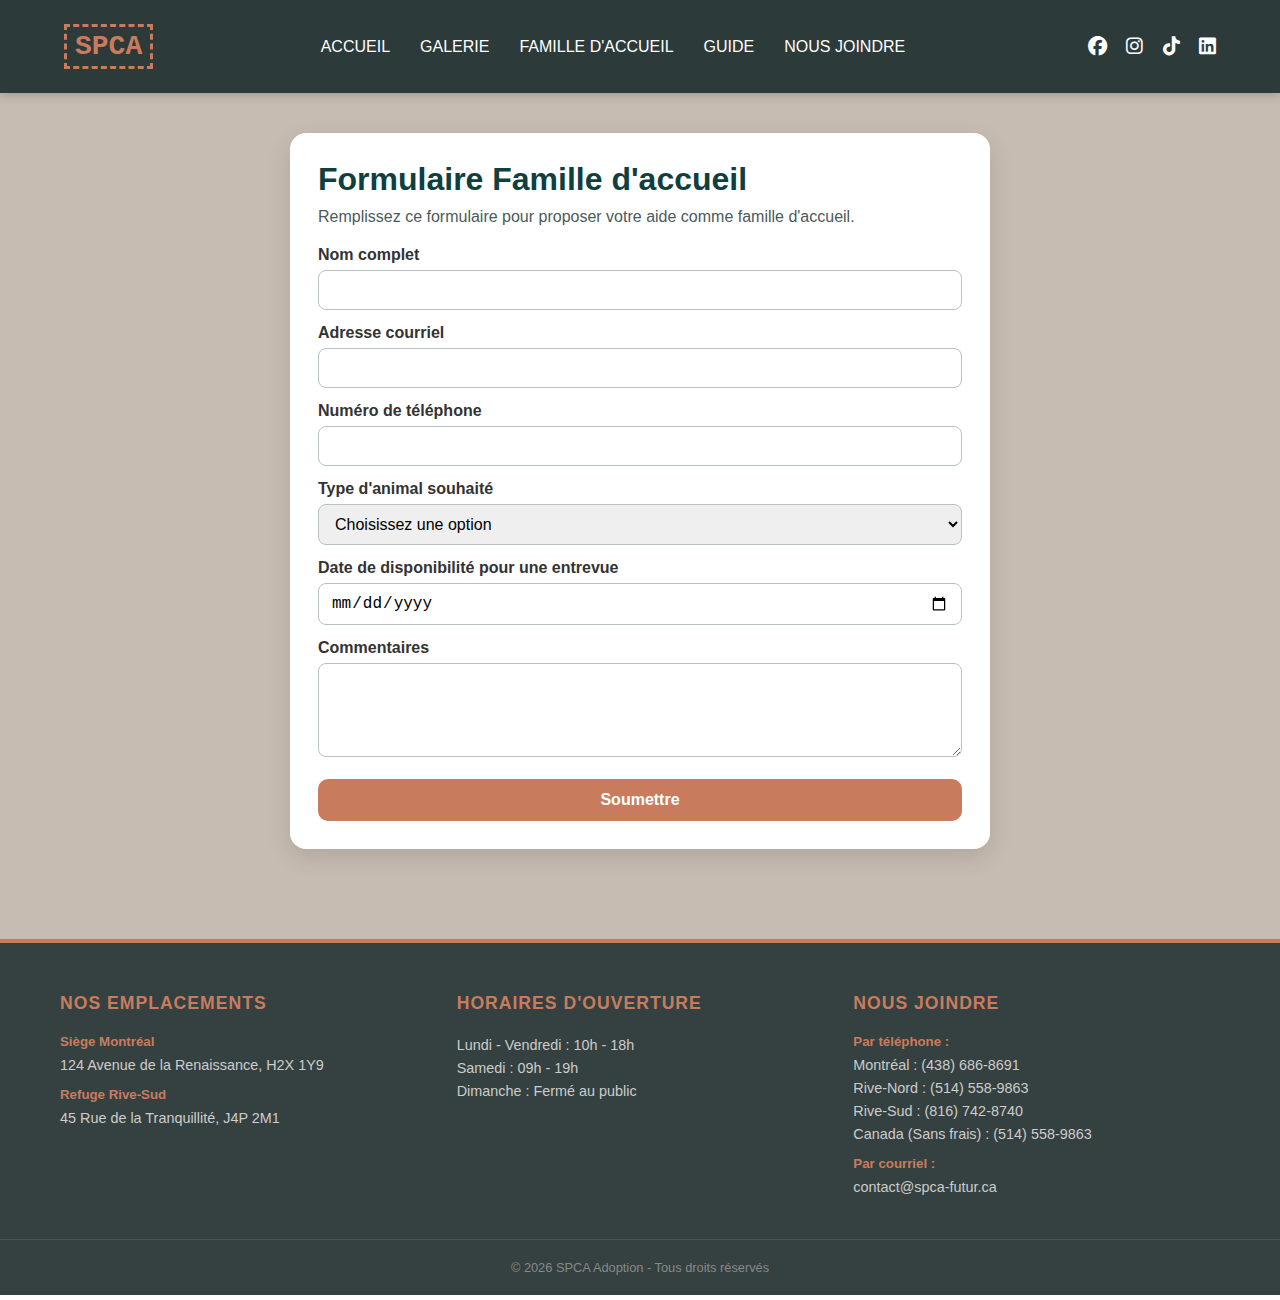
<file: html/formulaire.html>
﻿<!DOCTYPE html>
<html lang="fr">

<head>
    <meta charset="UTF-8">
    <meta name="viewport" content="width=device-width, initial-scale=1.0">
    <title>Formulaire Famille d'accueil</title>
    <link rel="stylesheet" href="../css/c3.css" type="text/css">
    <link rel="stylesheet" href="https://cdnjs.cloudflare.com/ajax/libs/font-awesome/6.5.1/css/all.min.css">
</head>

<body>
    <header>
        <nav class="mainnavbar">
            <div class="logo">
                <p>SPCA</p>
            </div>
            <div class="navlinks">
                <ul>
                    <li><a href="../index.html">ACCUEIL</a></li>
                    <li><a href="galerie.html">GALERIE</a></li>
                    <li><a href="formulaire.html">FAMILLE D'ACCUEIL</a></li>
                    <li><a href="guide.html">GUIDE</a></li>
                    <li><a href="nous-joindre.html">NOUS JOINDRE</a></li>
                </ul>
            </div>
            <div class="reseaux-sociaux">
                <a href="https://www.facebook.com/SPCAMontreal/" target="_blank"><i class="fab fa-facebook"></i></a>
                <a href="https://www.instagram.com/" target="_blank"><i class="fab fa-instagram"></i></a>
                <a href="https://www.tiktok.com/" target="_blank"><i class="fab fa-tiktok"></i></a>
                <a href="https://www.linkedin.com/" target="_blank"><i class="fab fa-linkedin"></i></a>
            </div>
        </nav>
    </header>

    <main class="form-wrapper">
        <section class="form-container">
            <h1>Formulaire Famille d'accueil</h1>
            <p class="intro">Remplissez ce formulaire pour proposer votre aide comme famille d'accueil.</p>

            <form action="#" method="post" class="foster-form">
                <div class="form-group">
                    <label for="nom-complet">Nom complet</label>
                    <input type="text" id="nom-complet" name="nom-complet" required>
                </div>

                <div class="form-group">
                    <label for="email">Adresse courriel</label>
                    <input type="email" id="email" name="email" required>
                </div>

                <div class="form-group">
                    <label for="telephone">Numéro de téléphone</label>
                    <input type="tel" id="telephone" name="telephone" required>
                </div>

                <div class="form-group">
                    <label for="type-animal">Type d'animal souhaité</label>
                    <select id="type-animal" name="type-animal" required>
                        <option value="">Choisissez une option</option>
                        <option value="chien">Chien</option>
                        <option value="chat">Chat</option>
                        <option value="autre">Autre</option>
                    </select>
                </div>

                <div class="form-group">
                    <label for="date-entretien">Date de disponibilité pour une entrevue</label>
                    <input type="date" id="date-entretien" name="date-entretien" required>
                </div>

                <div class="form-group">
                    <label for="commentaires">Commentaires</label>
                    <textarea id="commentaires" name="commentaires" rows="4"></textarea>
                </div>

                <button type="submit">Soumettre</button>
            </form>
        </section>
    </main>

    <footer id="joindre" class="footer">
        <div class="footer-container">
            <div class="footer-section">
                <h4>NOS EMPLACEMENTS</h4>
                <div class="info-block">
                    <h5>Siège Montréal</h5>
                    <p>124 Avenue de la Renaissance, H2X 1Y9</p>
                </div>
                <div class="info-block">
                    <h5>Refuge Rive-Sud</h5>
                    <p>45 Rue de la Tranquillité, J4P 2M1</p>
                </div>
            </div>

            <div class="footer-section">
                <h4>HORAIRES D'OUVERTURE</h4>
                <ul>
                    <li>Lundi - Vendredi : <span>10h - 18h</span></li>
                    <li>Samedi : <span>09h - 19h</span></li>
                    <li>Dimanche : <span>Fermé au public</span></li>
                </ul>
            </div>

            <div class="footer-section">
                <h4>NOUS JOINDRE</h4>
                <h5>Par téléphone :</h5>
                <ul>
                    <li>Montréal : (438) 686-8691</li>
                    <li>Rive-Nord : (514) 558-9863</li>
                    <li>Rive-Sud : (816) 742-8740</li>
                    <li>Canada (Sans frais) : (514) 558-9863</li>
                </ul>
                <h5>Par courriel :</h5>
                <p>contact@spca-futur.ca</p>
            </div>
        </div>

        <div class="footer-copyright">
            <p>&copy; 2026 SPCA Adoption - Tous droits réservés</p>
        </div>
    </footer>
</body>

</html>
</file>
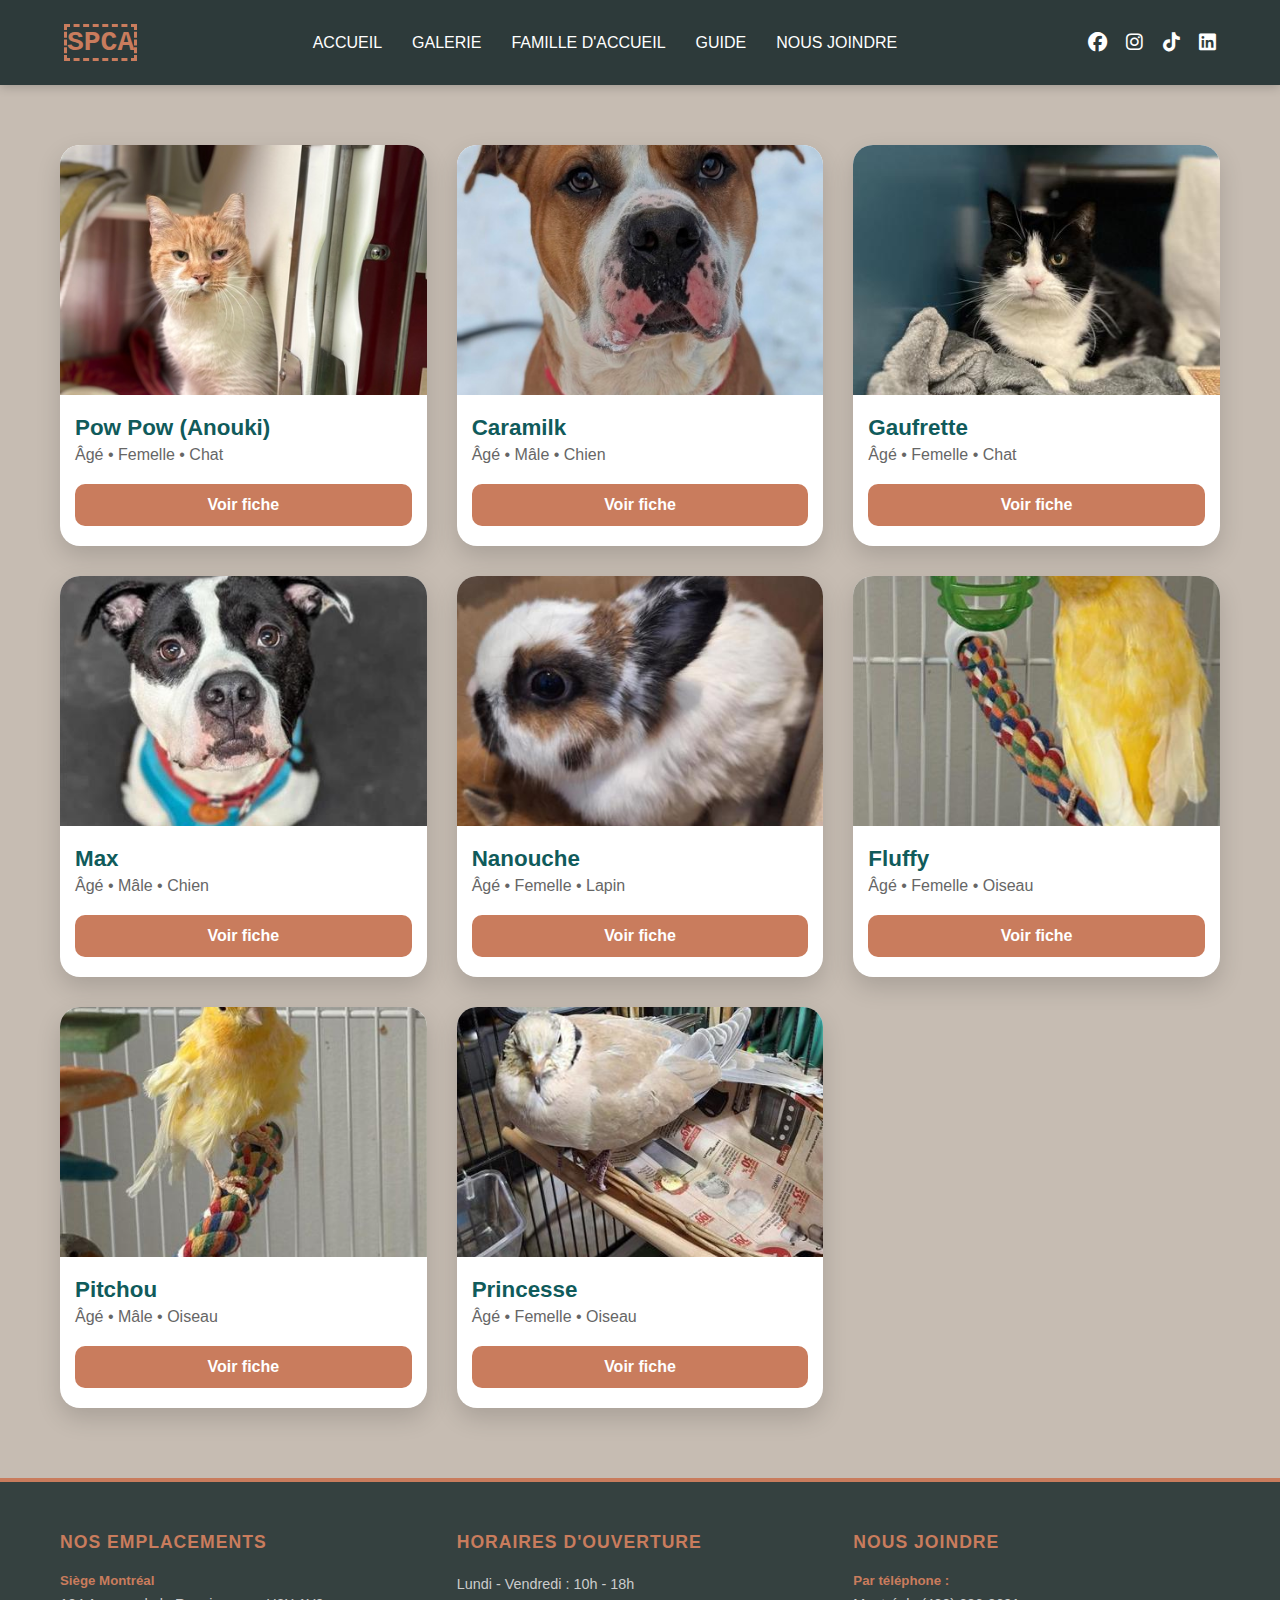
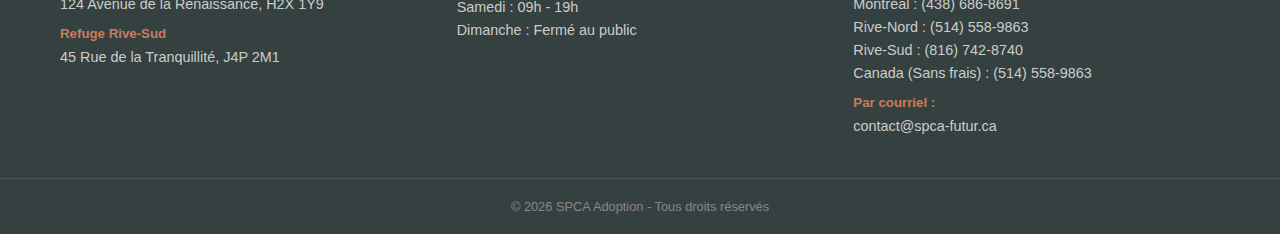
<file: html/galerie.html>
﻿<!DOCTYPE html>
<html lang="fr">

<head>
    <meta charset="UTF-8">
    <meta name="viewport" content="width=device-width, initial-scale=1.0">
    <title>Galerie d'animaux - SPCA</title>
    <link rel="stylesheet" href="../css/c2.css">
    <link rel="stylesheet" href="https://cdnjs.cloudflare.com/ajax/libs/font-awesome/6.5.1/css/all.min.css">
</head>

<body>
    <header>
        <nav class="mainnavbar">
            <div class="logo">
                <p>SPCA</p>
            </div>
            <div class="navlinks">
                <ul>
                    <li><a href="../index.html">ACCUEIL</a></li>
                    <li><a href="galerie.html">GALERIE</a></li>
                    <li><a href="formulaire.html">FAMILLE D'ACCUEIL</a></li>
                    <li><a href="guide.html">GUIDE</a></li>
                    <li><a href="nous-joindre.html">NOUS JOINDRE</a></li>
                </ul>
            </div>
            <div class="reseaux-sociaux">
                <a href="https://www.facebook.com/SPCAMontreal/" target="_blank"><i class="fab fa-facebook"></i></a>
                <a href="https://www.instagram.com/" target="_blank"><i class="fab fa-instagram"></i></a>
                <a href="https://www.tiktok.com/" target="_blank"><i class="fab fa-tiktok"></i></a>
                <a href="https://www.linkedin.com/" target="_blank"><i class="fab fa-linkedin"></i></a>
            </div>
        </nav>
    </header>

    <main class="pets-list">
        <div class="pet-card">
            <img src="../images/animal1.jpeg" alt="Photo de Pow Pow, chat en adoption">
            <h2>Pow Pow (Anouki)</h2>
            <p>Âgé • Femelle • Chat</p>
            <a href="formulaire.html" class="btn-adopt">Voir fiche</a>
        </div>

        <div class="pet-card">
            <img src="../images/animal2.jpg" alt="Photo de Caramilk, chien en adoption">
            <h2>Caramilk</h2>
            <p>Âgé • Mâle • Chien</p>
            <a href="formulaire.html" class="btn-adopt">Voir fiche</a>
        </div>

        <div class="pet-card">
            <img src="../images/animal3.jpg" alt="Photo de Gaufrette, chat en adoption">
            <h2>Gaufrette</h2>
            <p>Âgé • Femelle • Chat</p>
            <a href="formulaire.html" class="btn-adopt">Voir fiche</a>
        </div>

        <div class="pet-card">
            <img src="../images/animal4.jpg" alt="Photo de Max, chien en adoption">
            <h2>Max</h2>
            <p>Âgé • Mâle • Chien</p>
            <a href="formulaire.html" class="btn-adopt">Voir fiche</a>
        </div>

        <div class="pet-card">
            <img src="../images/animal5.jpg" alt="Photo de Nanouche, lapin en adoption">
            <h2>Nanouche</h2>
            <p>Âgé • Femelle • Lapin</p>
            <a href="formulaire.html" class="btn-adopt">Voir fiche</a>
        </div>

        <div class="pet-card">
            <img src="../images/animal6.jpg" alt="Photo de Fluffy, oiseau en adoption">
            <h2>Fluffy</h2>
            <p>Âgé • Femelle • Oiseau</p>
            <a href="formulaire.html" class="btn-adopt">Voir fiche</a>
        </div>

        <div class="pet-card">
            <img src="../images/animal7.jpg" alt="Photo de Pitchou, oiseau en adoption">
            <h2>Pitchou</h2>
            <p>Âgé • Mâle • Oiseau</p>
            <a href="formulaire.html" class="btn-adopt">Voir fiche</a>
        </div>

        <div class="pet-card">
            <img src="../images/animal8.jpg" alt="Photo de Princesse, oiseau en adoption">
            <h2>Princesse</h2>
            <p>Âgé • Femelle • Oiseau</p>
            <a href="formulaire.html" class="btn-adopt">Voir fiche</a>
        </div>
    </main>

    <footer id="joindre" class="footer">
        <div class="footer-container">
            <div class="footer-section">
                <h4>NOS EMPLACEMENTS</h4>
                <div class="info-block">
                    <h5>Siège Montréal</h5>
                    <p>124 Avenue de la Renaissance, H2X 1Y9</p>
                </div>
                <div class="info-block">
                    <h5>Refuge Rive-Sud</h5>
                    <p>45 Rue de la Tranquillité, J4P 2M1</p>
                </div>
            </div>

            <div class="footer-section">
                <h4>HORAIRES D'OUVERTURE</h4>
                <ul>
                    <li>Lundi - Vendredi : <span>10h - 18h</span></li>
                    <li>Samedi : <span>09h - 19h</span></li>
                    <li>Dimanche : <span>Fermé au public</span></li>
                </ul>
            </div>

            <div class="footer-section">
                <h4>NOUS JOINDRE</h4>
                <h5>Par téléphone :</h5>
                <ul>
                    <li>Montréal : (438) 686-8691</li>
                    <li>Rive-Nord : (514) 558-9863</li>
                    <li>Rive-Sud : (816) 742-8740</li>
                    <li>Canada (Sans frais) : (514) 558-9863</li>
                </ul>
                <h5>Par courriel :</h5>
                <p>contact@spca-futur.ca</p>
            </div>
        </div>

        <div class="footer-copyright">
            <p>&copy; 2026 SPCA Adoption - Tous droits réservés</p>
        </div>
    </footer>
</body>

</html>
</file>
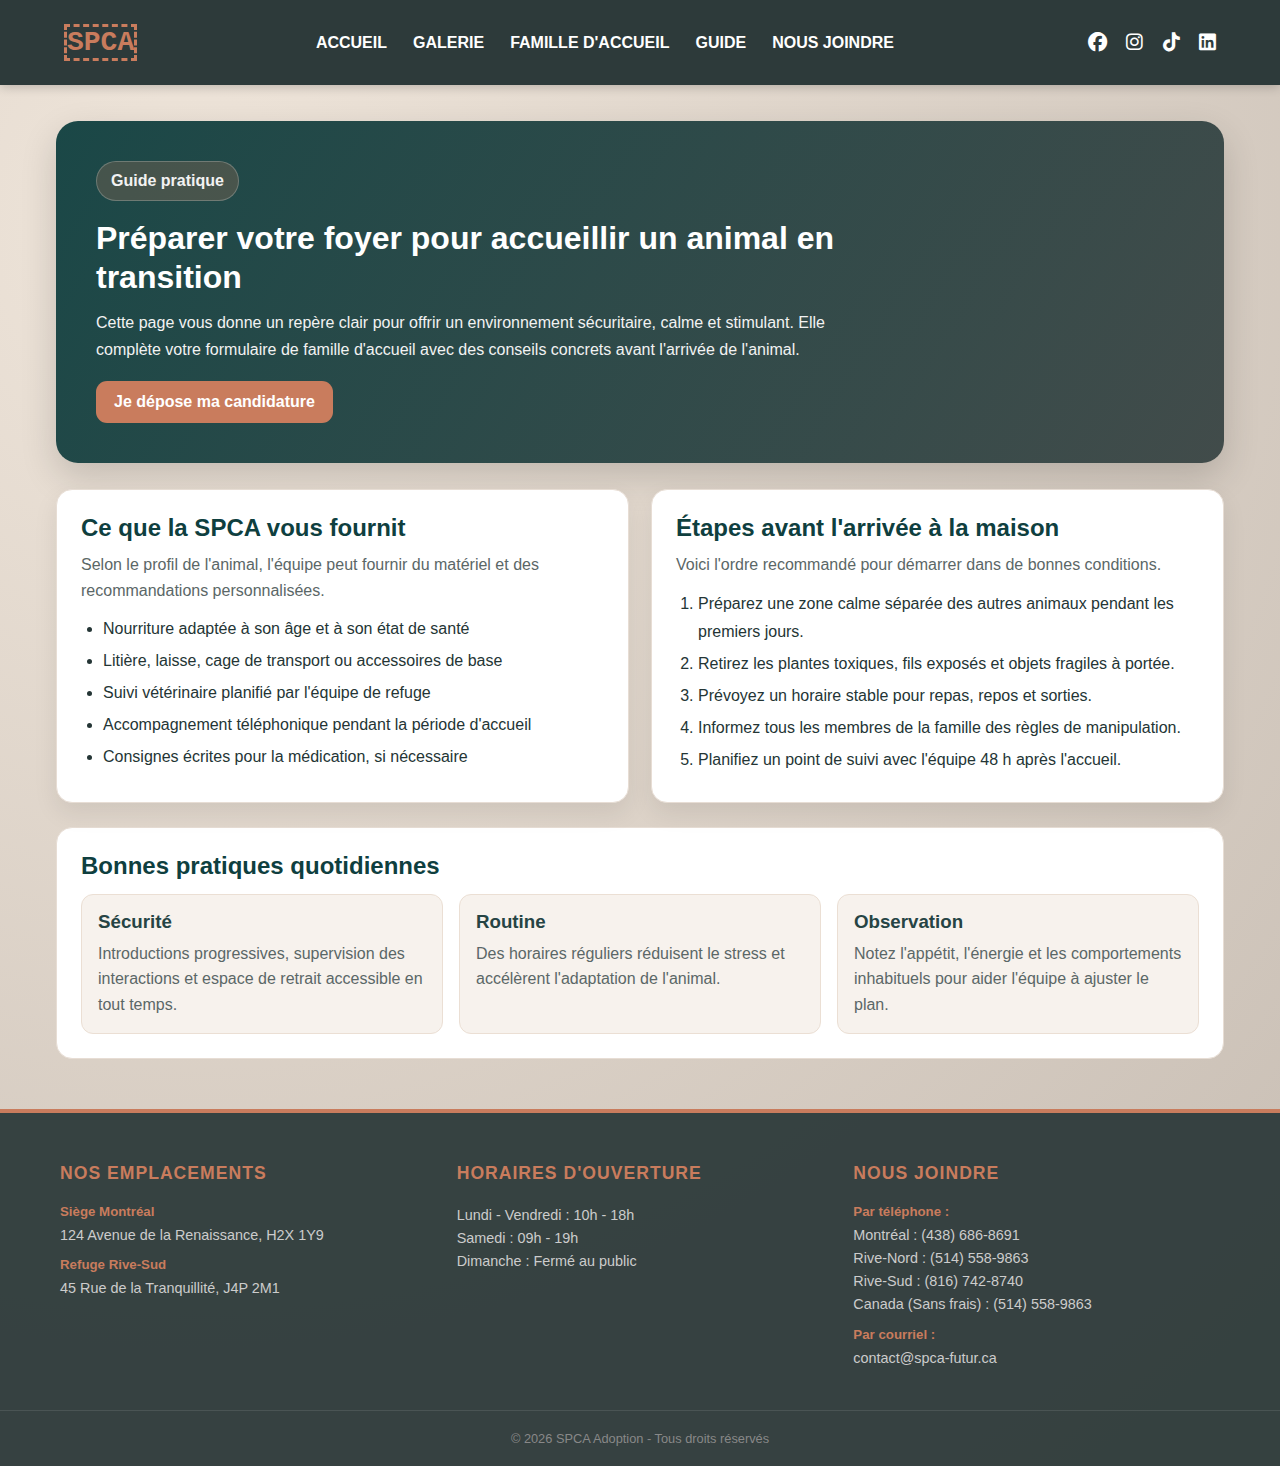
<file: html/guide.html>
﻿<!DOCTYPE html>
<html lang="fr">

<head>
    <meta charset="UTF-8">
    <meta name="viewport" content="width=device-width, initial-scale=1.0">
    <title>Guide Famille d'accueil - SPCA</title>
    <link rel="stylesheet" href="../css/c4.css" type="text/css">
    <link rel="stylesheet" href="https://cdnjs.cloudflare.com/ajax/libs/font-awesome/6.5.1/css/all.min.css">
</head>

<body>
    <header>
        <nav class="mainnavbar">
            <div class="logo">
                <p>SPCA</p>
            </div>
            <div class="navlinks">
                <ul>
                    <li><a href="../index.html">ACCUEIL</a></li>
                    <li><a href="galerie.html">GALERIE</a></li>
                    <li><a href="formulaire.html">FAMILLE D'ACCUEIL</a></li>
                    <li><a href="guide.html">GUIDE</a></li>
                    <li><a href="nous-joindre.html">NOUS JOINDRE</a></li>
                </ul>
            </div>
            <div class="reseaux-sociaux">
                <a href="https://www.facebook.com/SPCAMontreal/" target="_blank"><i class="fab fa-facebook"></i></a>
                <a href="https://www.instagram.com/" target="_blank"><i class="fab fa-instagram"></i></a>
                <a href="https://www.tiktok.com/" target="_blank"><i class="fab fa-tiktok"></i></a>
                <a href="https://www.linkedin.com/" target="_blank"><i class="fab fa-linkedin"></i></a>
            </div>
        </nav>
    </header>

    <main>
        <section class="hero">
            <div class="hero-content">
                <p class="tag">Guide pratique</p>
                <h1>Préparer votre foyer pour accueillir un animal en transition</h1>
                <p>
                    Cette page vous donne un repère clair pour offrir un environnement sécuritaire, calme et stimulant.
                    Elle complète votre formulaire de famille d'accueil avec des conseils concrets avant l'arrivée de l'animal.
                </p>
                <a class="cta" href="formulaire.html">Je dépose ma candidature</a>
            </div>
        </section>

        <section class="content-grid">
            <article class="card">
                <h2>Ce que la SPCA vous fournit</h2>
                <p>Selon le profil de l'animal, l'équipe peut fournir du matériel et des recommandations personnalisées.</p>
                <ul class="custom-list">
                    <li>Nourriture adaptée à son âge et à son état de santé</li>
                    <li>Litière, laisse, cage de transport ou accessoires de base</li>
                    <li>Suivi vétérinaire planifié par l'équipe de refuge</li>
                    <li>Accompagnement téléphonique pendant la période d'accueil</li>
                    <li>Consignes écrites pour la médication, si nécessaire</li>
                </ul>
            </article>

            <article class="card">
                <h2>Étapes avant l'arrivée à la maison</h2>
                <p>Voici l'ordre recommandé pour démarrer dans de bonnes conditions.</p>
                <ol class="steps-list">
                    <li>Préparez une zone calme séparée des autres animaux pendant les premiers jours.</li>
                    <li>Retirez les plantes toxiques, fils exposés et objets fragiles à portée.</li>
                    <li>Prévoyez un horaire stable pour repas, repos et sorties.</li>
                    <li>Informez tous les membres de la famille des règles de manipulation.</li>
                    <li>Planifiez un point de suivi avec l'équipe 48 h après l'accueil.</li>
                </ol>
            </article>
        </section>

        <section class="highlights">
            <h2>Bonnes pratiques quotidiennes</h2>
            <div class="pillars">
                <div class="pillar">
                    <h3>Sécurité</h3>
                    <p>Introductions progressives, supervision des interactions et espace de retrait accessible en tout temps.</p>
                </div>
                <div class="pillar">
                    <h3>Routine</h3>
                    <p>Des horaires réguliers réduisent le stress et accélèrent l'adaptation de l'animal.</p>
                </div>
                <div class="pillar">
                    <h3>Observation</h3>
                    <p>Notez l'appétit, l'énergie et les comportements inhabituels pour aider l'équipe à ajuster le plan.</p>
                </div>
            </div>
        </section>
    </main>

    <footer id="joindre" class="footer">
        <div class="footer-container">
            <div class="footer-section">
                <h4>NOS EMPLACEMENTS</h4>
                <div class="info-block">
                    <h5>Siège Montréal</h5>
                    <p>124 Avenue de la Renaissance, H2X 1Y9</p>
                </div>
                <div class="info-block">
                    <h5>Refuge Rive-Sud</h5>
                    <p>45 Rue de la Tranquillité, J4P 2M1</p>
                </div>
            </div>

            <div class="footer-section">
                <h4>HORAIRES D'OUVERTURE</h4>
                <ul>
                    <li>Lundi - Vendredi : <span>10h - 18h</span></li>
                    <li>Samedi : <span>09h - 19h</span></li>
                    <li>Dimanche : <span>Fermé au public</span></li>
                </ul>
            </div>

            <div class="footer-section">
                <h4>NOUS JOINDRE</h4>
                <h5>Par téléphone :</h5>
                <ul>
                    <li>Montréal : (438) 686-8691</li>
                    <li>Rive-Nord : (514) 558-9863</li>
                    <li>Rive-Sud : (816) 742-8740</li>
                    <li>Canada (Sans frais) : (514) 558-9863</li>
                </ul>
                <h5>Par courriel :</h5>
                <p>contact@spca-futur.ca</p>
            </div>
        </div>

        <div class="footer-copyright">
            <p>&copy; 2026 SPCA Adoption - Tous droits réservés</p>
        </div>
    </footer>
</body>

</html>
</file>
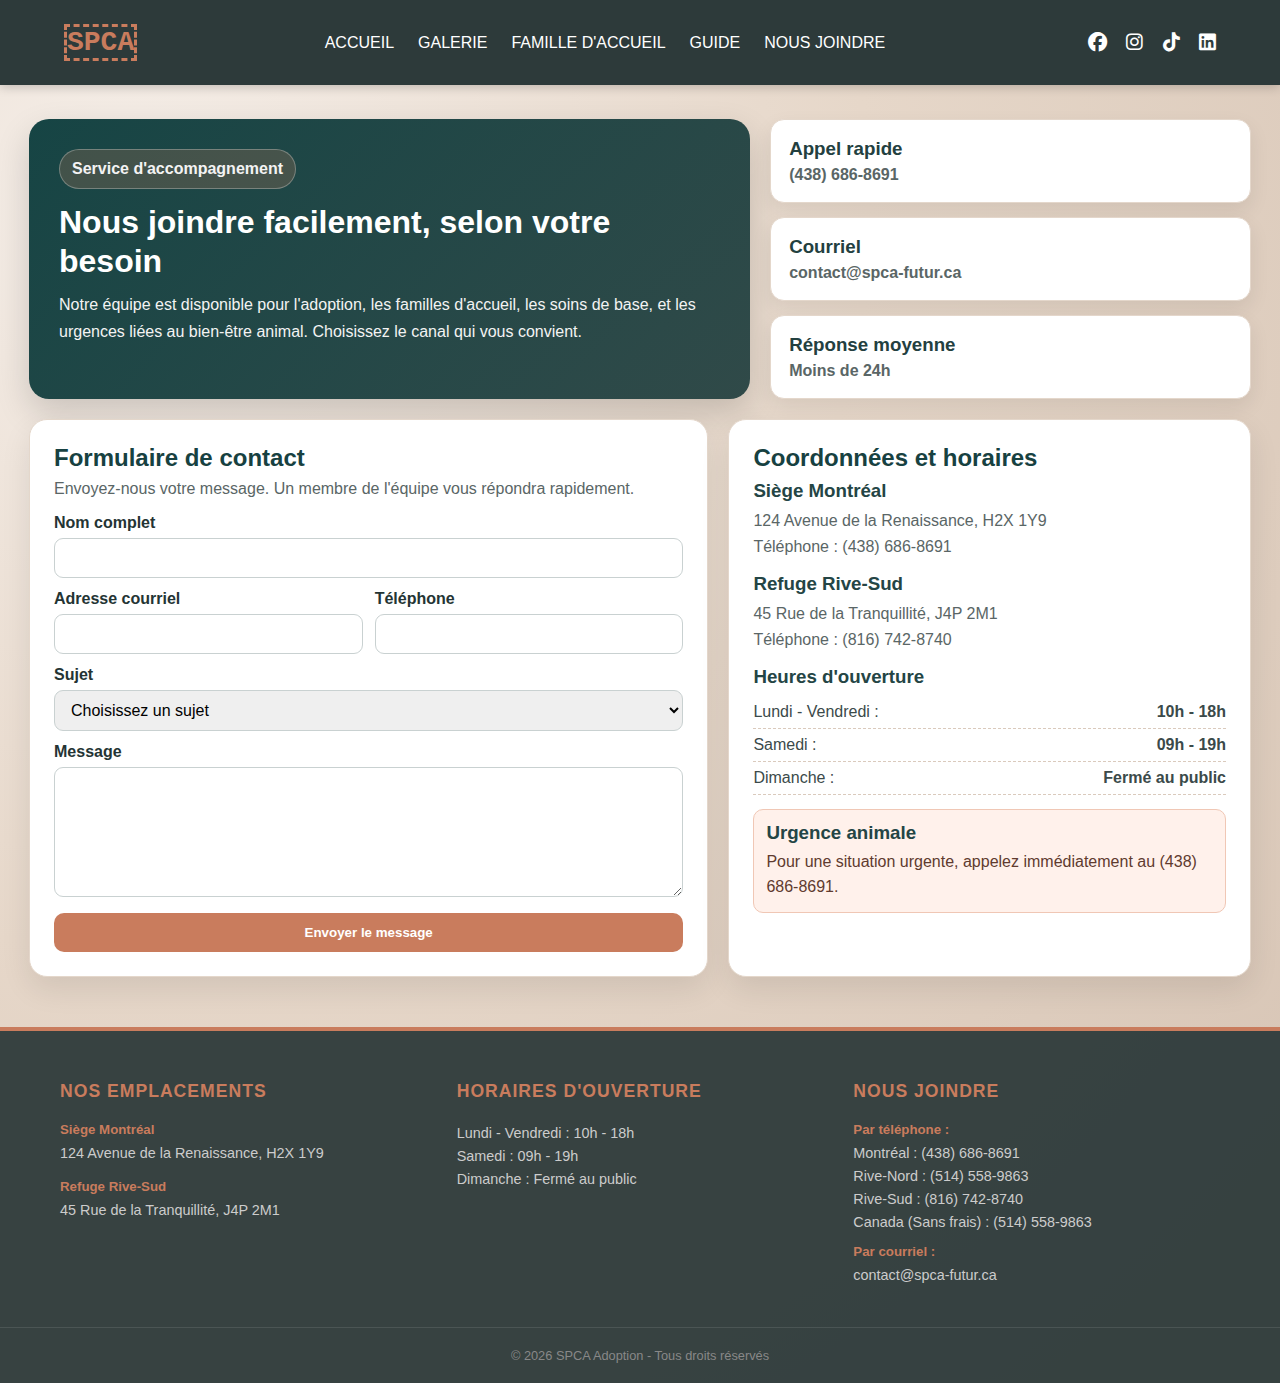
<file: html/nous-joindre.html>
﻿<!DOCTYPE html>
<html lang="fr">

<head>
    <meta charset="UTF-8">
    <meta name="viewport" content="width=device-width, initial-scale=1.0">
    <title>Nous Joindre - SPCA</title>
    <link rel="stylesheet" href="../css/c5.css" type="text/css">
    <link rel="stylesheet" href="https://cdnjs.cloudflare.com/ajax/libs/font-awesome/6.5.1/css/all.min.css">
</head>

<body>
    <header>
        <nav class="mainnavbar">
            <div class="logo">
                <p>SPCA</p>
            </div>
            <div class="navlinks">
                <ul>
                    <li><a href="../index.html">ACCUEIL</a></li>
                    <li><a href="galerie.html">GALERIE</a></li>
                    <li><a href="formulaire.html">FAMILLE D'ACCUEIL</a></li>
                    <li><a href="guide.html">GUIDE</a></li>
                    <li><a href="nous-joindre.html">NOUS JOINDRE</a></li>
                </ul>
            </div>
            <div class="reseaux-sociaux">
                <a href="https://www.facebook.com/SPCAMontreal/" target="_blank"><i class="fab fa-facebook"></i></a>
                <a href="https://www.instagram.com/" target="_blank"><i class="fab fa-instagram"></i></a>
                <a href="https://www.tiktok.com/" target="_blank"><i class="fab fa-tiktok"></i></a>
                <a href="https://www.linkedin.com/" target="_blank"><i class="fab fa-linkedin"></i></a>
            </div>
        </nav>
    </header>

    <main>
        <section class="contact-hero">
            <div class="contact-hero-content">
                <p class="badge">Service d'accompagnement</p>
                <h1>Nous joindre facilement, selon votre besoin</h1>
                <p>
                    Notre équipe est disponible pour l'adoption, les familles d'accueil, les soins de base,
                    et les urgences liées au bien-être animal. Choisissez le canal qui vous convient.
                </p>
            </div>
            <div class="hero-quick-info">
                <div class="quick-card">
                    <h3>Appel rapide</h3>
                    <p>(438) 686-8691</p>
                </div>
                <div class="quick-card">
                    <h3>Courriel</h3>
                    <p>contact@spca-futur.ca</p>
                </div>
                <div class="quick-card">
                    <h3>Réponse moyenne</h3>
                    <p>Moins de 24h</p>
                </div>
            </div>
        </section>

        <section class="contact-layout">
            <article class="panel contact-form-panel">
                <h2>Formulaire de contact</h2>
                <p>Envoyez-nous votre message. Un membre de l'équipe vous répondra rapidement.</p>

                <form action="#" method="post" class="contact-form">
                    <div class="field-group">
                        <label for="nom">Nom complet</label>
                        <input type="text" id="nom" name="nom" required>
                    </div>

                    <div class="field-row">
                        <div class="field-group">
                            <label for="email">Adresse courriel</label>
                            <input type="email" id="email" name="email" required>
                        </div>
                        <div class="field-group">
                            <label for="telephone">Téléphone</label>
                            <input type="tel" id="telephone" name="telephone" required>
                        </div>
                    </div>

                    <div class="field-group">
                        <label for="sujet">Sujet</label>
                        <select id="sujet" name="sujet" required>
                            <option value="">Choisissez un sujet</option>
                            <option value="adoption">Adoption</option>
                            <option value="famille">Famille d'accueil</option>
                            <option value="benevolat">Bénévolat</option>
                            <option value="urgence">Urgence animale</option>
                            <option value="autre">Autre</option>
                        </select>
                    </div>

                    <div class="field-group">
                        <label for="message">Message</label>
                        <textarea id="message" name="message" rows="6" required></textarea>
                    </div>

                    <button type="submit">Envoyer le message</button>
                </form>
            </article>

            <aside class="panel info-panel">
                <h2>Coordonnées et horaires</h2>

                <div class="info-block">
                    <h3>Siège Montréal</h3>
                    <p>124 Avenue de la Renaissance, H2X 1Y9</p>
                    <p>Téléphone : (438) 686-8691</p>
                </div>

                <div class="info-block">
                    <h3>Refuge Rive-Sud</h3>
                    <p>45 Rue de la Tranquillité, J4P 2M1</p>
                    <p>Téléphone : (816) 742-8740</p>
                </div>

                <div class="schedule">
                    <h3>Heures d'ouverture</h3>
                    <ul>
                        <li>Lundi - Vendredi : <span>10h - 18h</span></li>
                        <li>Samedi : <span>09h - 19h</span></li>
                        <li>Dimanche : <span>Fermé au public</span></li>
                    </ul>
                </div>

                <div class="urgent-box">
                    <h3>Urgence animale</h3>
                    <p>Pour une situation urgente, appelez immédiatement au (438) 686-8691.</p>
                </div>
            </aside>
        </section>
    </main>

    <footer class="footer">
        <div class="footer-container">
            <div class="footer-section">
                <h4>NOS EMPLACEMENTS</h4>
                <div class="info-block">
                    <h5>Siège Montréal</h5>
                    <p>124 Avenue de la Renaissance, H2X 1Y9</p>
                </div>
                <div class="info-block">
                    <h5>Refuge Rive-Sud</h5>
                    <p>45 Rue de la Tranquillité, J4P 2M1</p>
                </div>
            </div>

            <div class="footer-section">
                <h4>HORAIRES D'OUVERTURE</h4>
                <ul>
                    <li>Lundi - Vendredi : <span>10h - 18h</span></li>
                    <li>Samedi : <span>09h - 19h</span></li>
                    <li>Dimanche : <span>Fermé au public</span></li>
                </ul>
            </div>

            <div class="footer-section">
                <h4>NOUS JOINDRE</h4>
                <h5>Par téléphone :</h5>
                <ul>
                    <li>Montréal : (438) 686-8691</li>
                    <li>Rive-Nord : (514) 558-9863</li>
                    <li>Rive-Sud : (816) 742-8740</li>
                    <li>Canada (Sans frais) : (514) 558-9863</li>
                </ul>
                <h5>Par courriel :</h5>
                <p>contact@spca-futur.ca</p>
            </div>
        </div>

        <div class="footer-copyright">
            <p>&copy; 2026 SPCA Adoption - Tous droits réservés</p>
        </div>
    </footer>
</body>

</html>
</file>
<file: css/c3.css>
﻿* {
    margin: 0;
    padding: 0;
    box-sizing: border-box;
}

body {
    font-family: 'Segoe UI', sans-serif;
    background: linear-gradient(135deg, #c6bcb2, #c6bcb2);
    min-height: 100vh;
    color: #333;
}

.logo {
    font-family: 'Courier New', Courier, monospace;
    font-weight: 900;
    font-size: 28px;
    border-style: dashed;
    color: #c97c5d;
    padding: 4px 8px;
}

nav {
    background-color: #2d3a3a;
    padding: 1.5rem 5%;
    display: flex;
    justify-content: space-between;
    align-items: center;
    box-shadow: 0 2px 10px rgba(0, 0, 0, 0.2);
}

.navlinks ul {
    display: flex;
    list-style: none;
    gap: 30px;
}

.navlinks ul li a {
    color: white;
    text-decoration: none;
    font-weight: 500;
    transition: 0.3s;
}

.navlinks ul li a:hover {
    color: #c97c5d;
}

.reseaux-sociaux a {
    color: white;
    font-size: 1.2rem;
    margin-left: 15px;
    transition: 0.3s;
}

.reseaux-sociaux a:hover {
    color: #8c6a5d;
    transform: translateY(-3px);
    display: inline-block;
}

.form-wrapper {
    display: flex;
    justify-content: center;
    align-items: center;
    padding: 40px 15px;
}

.form-container {
    width: 100%;
    max-width: 700px;
    background: #ffffff;
    border-radius: 16px;
    padding: 28px;
    box-shadow: 0 8px 24px rgba(0, 0, 0, 0.12);
}

h1 {
    margin-bottom: 10px;
    color: #0f3f3f;
}

.intro {
    margin-bottom: 20px;
    color: #4c5a5a;
}

.foster-form {
    display: grid;
    gap: 14px;
}

.form-group {
    display: flex;
    flex-direction: column;
    gap: 6px;
}

label {
    font-weight: 600;
}

input,
select,
textarea {
    padding: 10px 12px;
    border: 1px solid #b9c2c2;
    border-radius: 8px;
    font-size: 1rem;
}

input:focus,
select:focus,
textarea:focus {
    outline: none;
    border-color: #c97c5d;
    box-shadow: 0 0 0 3px rgba(201, 124, 93, 0.2);
}

button {
    margin-top: 8px;
    border: none;
    border-radius: 10px;
    padding: 12px;
    font-size: 1rem;
    font-weight: 700;
    background: #c97c5d;
    color: white;
    cursor: pointer;
}

button:hover {
    background: #a65d44;
}

footer {
    background-color: rgba(45, 58, 58, 0.95);
    color: #ecf0f1;
    padding: 50px 0 20px 0;
    margin-top: 50px;
    border-top: 4px solid #c97c5d;
}

.footer-container {
    max-width: 1200px;
    margin: 0 auto;
    display: flex;
    justify-content: space-around;
    flex-wrap: wrap;
    gap: 30px;
    padding: 0 20px;
}

.footer-section {
    flex: 1;
    min-width: 250px;
}

.footer-section h4 {
    color: #c97c5d;
    margin-bottom: 20px;
    font-size: 1.1rem;
    text-transform: uppercase;
    letter-spacing: 1px;
}

.footer-section h5 {
    margin: 10px 0 5px 0;
    color: #c97c5d;
}

.footer-section p,
.footer-section li {
    font-size: 0.9rem;
    line-height: 1.6;
    list-style: none;
    color: #ccc;
}

.footer-copyright {
    text-align: center;
    margin-top: 40px;
    padding-top: 20px;
    border-top: 1px solid rgba(255, 255, 255, 0.1);
    font-size: 0.8rem;
    color: #888;
}

@media (max-width: 980px) {
    nav {
        flex-direction: column;
        gap: 14px;
    }

    .navlinks ul {
        flex-wrap: wrap;
        justify-content: center;
        gap: 16px;
    }
}
</file>
<file: css/c4.css>
﻿* {
    margin: 0;
    padding: 0;
    box-sizing: border-box;
}

:root {
    --bg-soft: #efe5da;
    --bg-deep: #c6bcb2;
    --ink: #243535;
    --ink-muted: #5b6767;
    --brand: #c97c5d;
    --brand-dark: #9e553d;
    --panel: #ffffff;
    --nav: #2d3a3a;
}

body {
    font-family: 'Segoe UI', sans-serif;
    background: radial-gradient(circle at 15% 15%, var(--bg-soft), var(--bg-deep));
    min-height: 100vh;
    color: var(--ink);
}

.logo {
    font-family: 'Courier New', Courier, monospace;
    font-weight: 900;
    font-size: 28px;
    border-style: dashed;
    color: var(--brand);
}

nav {
    background-color: var(--nav);
    padding: 1.5rem 5%;
    display: flex;
    justify-content: space-between;
    align-items: center;
    box-shadow: 0 2px 10px rgba(0, 0, 0, 0.2);
}

.navlinks ul {
    display: flex;
    list-style: none;
    gap: 26px;
}

.navlinks ul li a {
    color: white;
    text-decoration: none;
    font-weight: 600;
    transition: 0.25s;
}

.navlinks ul li a:hover {
    color: var(--brand);
}

.reseaux-sociaux a {
    color: white;
    font-size: 1.2rem;
    margin-left: 15px;
    transition: 0.3s;
}

.reseaux-sociaux a:hover {
    color: #8c6a5d;
    transform: translateY(-3px);
    display: inline-block;
}

main {
    max-width: 1200px;
    margin: 36px auto 0;
    padding: 0 16px;
}

.hero {
    background: linear-gradient(120deg, rgba(15, 63, 63, 0.95), rgba(45, 58, 58, 0.88));
    color: white;
    border-radius: 22px;
    padding: 40px;
    box-shadow: 0 14px 36px rgba(0, 0, 0, 0.16);
}

.hero-content {
    max-width: 760px;
}

.tag {
    display: inline-block;
    background: rgba(201, 124, 93, 0.24);
    color: #ffd8c8;
    border: 1px solid rgba(255, 255, 255, 0.22);
    border-radius: 999px;
    padding: 6px 14px;
    margin-bottom: 14px;
    font-weight: 600;
}

.hero h1 {
    font-size: 2rem;
    line-height: 1.2;
    margin-bottom: 14px;
}

.hero p {
    color: #f2f2f2;
    line-height: 1.65;
    margin-bottom: 18px;
}

.cta {
    display: inline-block;
    text-decoration: none;
    background: var(--brand);
    color: white;
    font-weight: 700;
    border-radius: 11px;
    padding: 12px 18px;
    transition: 0.25s;
}

.cta:hover {
    background: var(--brand-dark);
    transform: translateY(-1px);
}

.content-grid {
    margin-top: 26px;
    display: grid;
    grid-template-columns: 1fr 1fr;
    gap: 22px;
}

.card {
    background: var(--panel);
    border-radius: 16px;
    padding: 24px;
    border: 1px solid #e7ddd4;
    box-shadow: 0 10px 24px rgba(0, 0, 0, 0.08);
}

.card h2 {
    color: #0f3f3f;
    margin-bottom: 10px;
}

.card p {
    color: var(--ink-muted);
    line-height: 1.6;
    margin-bottom: 12px;
}

.custom-list,
.steps-list {
    padding-left: 22px;
    line-height: 1.75;
}

.custom-list li,
.steps-list li {
    margin-bottom: 4px;
}

.highlights {
    margin-top: 24px;
    background: #ffffff;
    border: 1px solid #e7ddd4;
    border-radius: 16px;
    padding: 24px;
}

.highlights h2 {
    color: #0f3f3f;
    margin-bottom: 14px;
}

.pillars {
    display: grid;
    grid-template-columns: repeat(3, minmax(0, 1fr));
    gap: 16px;
}

.pillar {
    background: #f7f2ed;
    border-radius: 12px;
    padding: 16px;
    border: 1px solid #ebdfd4;
}

.pillar h3 {
    margin-bottom: 8px;
    color: #264444;
}

.pillar p {
    color: var(--ink-muted);
    line-height: 1.6;
}

footer {
    background-color: rgba(45, 58, 58, 0.95);
    color: #ecf0f1;
    padding: 50px 0 20px 0;
    margin-top: 50px;
    border-top: 4px solid var(--brand);
}

.footer-container {
    max-width: 1200px;
    margin: 0 auto;
    display: flex;
    justify-content: space-around;
    flex-wrap: wrap;
    gap: 30px;
    padding: 0 20px;
}

.footer-section {
    flex: 1;
    min-width: 250px;
}

.footer-section h4 {
    color: var(--brand);
    margin-bottom: 20px;
    font-size: 1.1rem;
    text-transform: uppercase;
    letter-spacing: 1px;
}

.footer-section h5 {
    margin: 10px 0 5px 0;
    color: var(--brand);
}

.footer-section p,
.footer-section li {
    font-size: 0.9rem;
    line-height: 1.6;
    list-style: none;
    color: #ccc;
}

.footer-copyright {
    text-align: center;
    margin-top: 40px;
    padding-top: 20px;
    border-top: 1px solid rgba(255, 255, 255, 0.1);
    font-size: 0.8rem;
    color: #888;
}

@media (max-width: 980px) {
    nav {
        flex-direction: column;
        gap: 14px;
    }

    .navlinks ul {
        flex-wrap: wrap;
        justify-content: center;
        gap: 16px;
    }

    .content-grid,
    .pillars {
        grid-template-columns: 1fr;
    }

    .hero {
        padding: 26px;
    }

    .hero h1 {
        font-size: 1.6rem;
    }
}
</file>
<file: css/c5.css>
﻿* {
    margin: 0;
    padding: 0;
    box-sizing: border-box;
}

:root {
    --brand: #c97c5d;
    --brand-dark: #9d563f;
    --ink: #243434;
    --ink-soft: #5a6666;
    --nav: #2d3a3a;
    --paper: #ffffff;
    --line: #e4d7cb;
}

body {
    font-family: 'Segoe UI', sans-serif;
    color: var(--ink);
    min-height: 100vh;
    background: radial-gradient(circle at 10% 15%, #f5eee8 0%, #e6d7c9 45%, #d5c2b2 100%);
}

.logo {
    font-family: 'Courier New', Courier, monospace;
    font-weight: 900;
    font-size: 28px;
    border-style: dashed;
    color: var(--brand);
}

nav {
    background-color: var(--nav);
    padding: 1.5rem 5%;
    display: flex;
    justify-content: space-between;
    align-items: center;
    box-shadow: 0 2px 10px rgba(0, 0, 0, 0.2);
}

.navlinks ul {
    display: flex;
    list-style: none;
    gap: 24px;
}

.navlinks ul li a {
    color: white;
    text-decoration: none;
    font-weight: 500;
    transition: 0.25s;
}

.navlinks ul li a:hover {
    color: var(--brand);
}

.reseaux-sociaux a {
    color: white;
    font-size: 1.2rem;
    margin-left: 15px;
    transition: 0.3s;
}

.reseaux-sociaux a:hover {
    color: #8c6a5d;
    transform: translateY(-3px);
    display: inline-block;
}

main {
    max-width: 1250px;
    margin: 34px auto 0;
    padding: 0 14px;
}

.contact-hero {
    display: grid;
    grid-template-columns: 1.5fr 1fr;
    gap: 20px;
    margin-bottom: 20px;
}

.contact-hero-content {
    background: linear-gradient(135deg, rgba(15, 63, 63, 0.97), rgba(28, 58, 58, 0.9));
    color: #fff;
    border-radius: 20px;
    padding: 30px;
    box-shadow: 0 14px 34px rgba(0, 0, 0, 0.16);
}

.badge {
    display: inline-block;
    background: rgba(201, 124, 93, 0.24);
    color: #ffdccc;
    border: 1px solid rgba(255, 255, 255, 0.28);
    border-radius: 999px;
    padding: 6px 12px;
    margin-bottom: 14px;
    font-weight: 600;
}

.contact-hero-content h1 {
    font-size: 2rem;
    line-height: 1.2;
    margin-bottom: 12px;
}

.contact-hero-content p {
    line-height: 1.65;
    color: #f3f3f3;
}

.hero-quick-info {
    display: grid;
    gap: 14px;
}

.quick-card {
    background: var(--paper);
    border: 1px solid var(--line);
    border-radius: 14px;
    padding: 18px;
    box-shadow: 0 8px 20px rgba(0, 0, 0, 0.08);
}

.quick-card h3 {
    color: #234040;
    margin-bottom: 6px;
}

.quick-card p {
    color: var(--ink-soft);
    font-weight: 600;
}

.contact-layout {
    display: grid;
    grid-template-columns: 1.3fr 1fr;
    gap: 20px;
}

.panel {
    background: var(--paper);
    border: 1px solid var(--line);
    border-radius: 18px;
    padding: 24px;
    box-shadow: 0 12px 30px rgba(0, 0, 0, 0.09);
}

.panel h2 {
    color: #174141;
    margin-bottom: 8px;
}

.panel > p {
    color: var(--ink-soft);
    margin-bottom: 16px;
}

.contact-form {
    display: grid;
    gap: 12px;
}

.field-row {
    display: grid;
    grid-template-columns: 1fr 1fr;
    gap: 12px;
}

.field-group {
    display: flex;
    flex-direction: column;
    gap: 6px;
}

label {
    font-weight: 600;
}

input,
select,
textarea {
    border: 1px solid #c9d1d1;
    border-radius: 9px;
    padding: 10px 12px;
    font-size: 1rem;
}

input:focus,
select:focus,
textarea:focus {
    outline: none;
    border-color: var(--brand);
    box-shadow: 0 0 0 3px rgba(201, 124, 93, 0.2);
}

button {
    margin-top: 4px;
    border: 0;
    border-radius: 10px;
    background: var(--brand);
    color: #fff;
    font-weight: 700;
    padding: 12px;
    cursor: pointer;
    transition: 0.25s;
}

button:hover {
    background: var(--brand-dark);
}

.info-panel h3 {
    color: #244545;
    margin-bottom: 6px;
}

.info-block {
    margin-bottom: 14px;
}

.info-block p {
    color: var(--ink-soft);
    line-height: 1.6;
}

.schedule ul {
    list-style: none;
    margin: 8px 0 14px;
}

.schedule li {
    display: flex;
    justify-content: space-between;
    border-bottom: 1px dashed #dacabd;
    padding: 7px 0;
    color: #3b4a4a;
}

.schedule span {
    font-weight: 700;
}

.urgent-box {
    margin-top: 8px;
    padding: 12px;
    border-radius: 10px;
    background: #fff1eb;
    border: 1px solid #f0c7b5;
}

.urgent-box p {
    color: #5f3b2f;
    line-height: 1.55;
}

footer {
    background-color: rgba(45, 58, 58, 0.95);
    color: #ecf0f1;
    padding: 50px 0 20px 0;
    margin-top: 50px;
    border-top: 4px solid var(--brand);
}

.footer-container {
    max-width: 1200px;
    margin: 0 auto;
    display: flex;
    justify-content: space-around;
    flex-wrap: wrap;
    gap: 30px;
    padding: 0 20px;
}

.footer-section {
    flex: 1;
    min-width: 250px;
}

.footer-section h4 {
    color: var(--brand);
    margin-bottom: 20px;
    font-size: 1.1rem;
    text-transform: uppercase;
    letter-spacing: 1px;
}

.footer-section h5 {
    margin: 10px 0 5px 0;
    color: var(--brand);
}

.footer-section p,
.footer-section li {
    font-size: 0.9rem;
    line-height: 1.6;
    list-style: none;
    color: #ccc;
}

.footer-copyright {
    text-align: center;
    margin-top: 40px;
    padding-top: 20px;
    border-top: 1px solid rgba(255, 255, 255, 0.1);
    font-size: 0.8rem;
    color: #888;
}

@media (max-width: 980px) {
    nav {
        flex-direction: column;
        gap: 14px;
    }

    .navlinks ul {
        flex-wrap: wrap;
        justify-content: center;
        gap: 14px;
    }

    .contact-hero,
    .contact-layout,
    .field-row {
        grid-template-columns: 1fr;
    }
}
</file>
<file: css/c2.css>
﻿/* ===== RESET ===== */
* {
    margin: 0;
    padding: 0;
    box-sizing: border-box;
}

body {
    font-family: 'Segoe UI', sans-serif;
    background: linear-gradient(135deg, #c6bcb2, #c6bcb2);
    min-height: 100vh;
    color: #333;
}

/* ===== HEADER ===== */
.logo {
    font-family: 'Courier New', Courier, monospace;
    font-weight: 900;
    font-size: 28px;
    border-style: dashed;
    color: #c97c5d;
}

nav {
    background-color: #2d3a3a;
    padding: 1.5rem 5%;
    display: flex;
    justify-content: space-between;
    align-items: center;
    box-shadow: 0 2px 10px rgba(0, 0, 0, 0.2);
}

.navlinks ul {
    display: flex;
    list-style: none;
    gap: 30px;
}

.navlinks ul li a {
    color: white;
    text-decoration: none;
    font-weight: 500;
    transition: 0.3s;
}

.navlinks ul li a:hover {
    color: #c97c5d;
}

.reseaux-sociaux a {
    color: white;
    font-size: 1.2rem;
    margin-left: 15px;
    transition: 0.3s;
}

.reseaux-sociaux a:hover {
    color: #8c6a5d;
    transform: translateY(-3px);
    display: inline-block;
}

/* ===== GALLERY GRID ===== */
.pets-list {
    max-width: 1200px;
    margin: 40px auto;
    padding: 20px;
    display: grid;
    grid-template-columns: repeat(auto-fit, minmax(280px, 1fr));
    gap: 30px;
}

/* ===== CARD DESIGN ===== */
.pet-card {
    background: white;
    border-radius: 20px;
    overflow: hidden;
    box-shadow: 0 10px 25px rgba(0, 0, 0, 0.15);
    transition: all 0.3s ease;
    display: flex;
    flex-direction: column;
}

.pet-card:hover {
    transform: translateY(-10px);
    box-shadow: 0 15px 35px rgba(0, 0, 0, 0.25);
}

/* ===== IMAGE ===== */
.pet-card img {
    width: 100%;
    height: 250px;
    object-fit: cover;
    transition: transform 0.4s ease;
}

.pet-card:hover img {
    transform: scale(1.05);
}

/* ===== TEXT CONTENT ===== */
.pet-card h2 {
    font-size: 1.4rem;
    margin: 20px 15px 5px;
    color: #105b5b;
}

.pet-card p {
    margin: 0 15px 20px;
    color: #666;
}

/* ===== BUTTON ===== */
.btn-adopt {
    margin: auto 15px 20px;
    text-align: center;
    padding: 12px;
    background: #c97c5d;
    color: white;
    text-decoration: none;
    border-radius: 10px;
    font-weight: bold;
    transition: 0.3s;
}

.btn-adopt:hover {
    background: #a65d44;
    transform: scale(1.05);
}

/* ===== FOOTER ===== */
footer {
    background-color: rgba(45, 58, 58, 0.95);
    color: #ecf0f1;
    padding: 50px 0 20px 0;
    margin-top: 50px;
    border-top: 4px solid #c97c5d;
}

.footer-container {
    max-width: 1200px;
    margin: 0 auto;
    display: flex;
    justify-content: space-around;
    flex-wrap: wrap;
    gap: 30px;
    padding: 0 20px;
}

.footer-section {
    flex: 1;
    min-width: 250px;
}

.footer-section h4 {
    color: #c97c5d;
    margin-bottom: 20px;
    font-size: 1.1rem;
    text-transform: uppercase;
    letter-spacing: 1px;
}

.footer-section h5 {
    margin: 10px 0 5px 0;
    color: #c97c5d;
}

.footer-section p,
.footer-section li {
    font-size: 0.9rem;
    line-height: 1.6;
    list-style: none;
    color: #ccc;
}

.footer-copyright {
    text-align: center;
    margin-top: 40px;
    padding-top: 20px;
    border-top: 1px solid rgba(255, 255, 255, 0.1);
    font-size: 0.8rem;
    color: #888;
}

@media (max-width: 980px) {
    nav {
        flex-direction: column;
        gap: 14px;
    }

    .navlinks ul {
        flex-wrap: wrap;
        justify-content: center;
        gap: 16px;
    }
}
</file>
